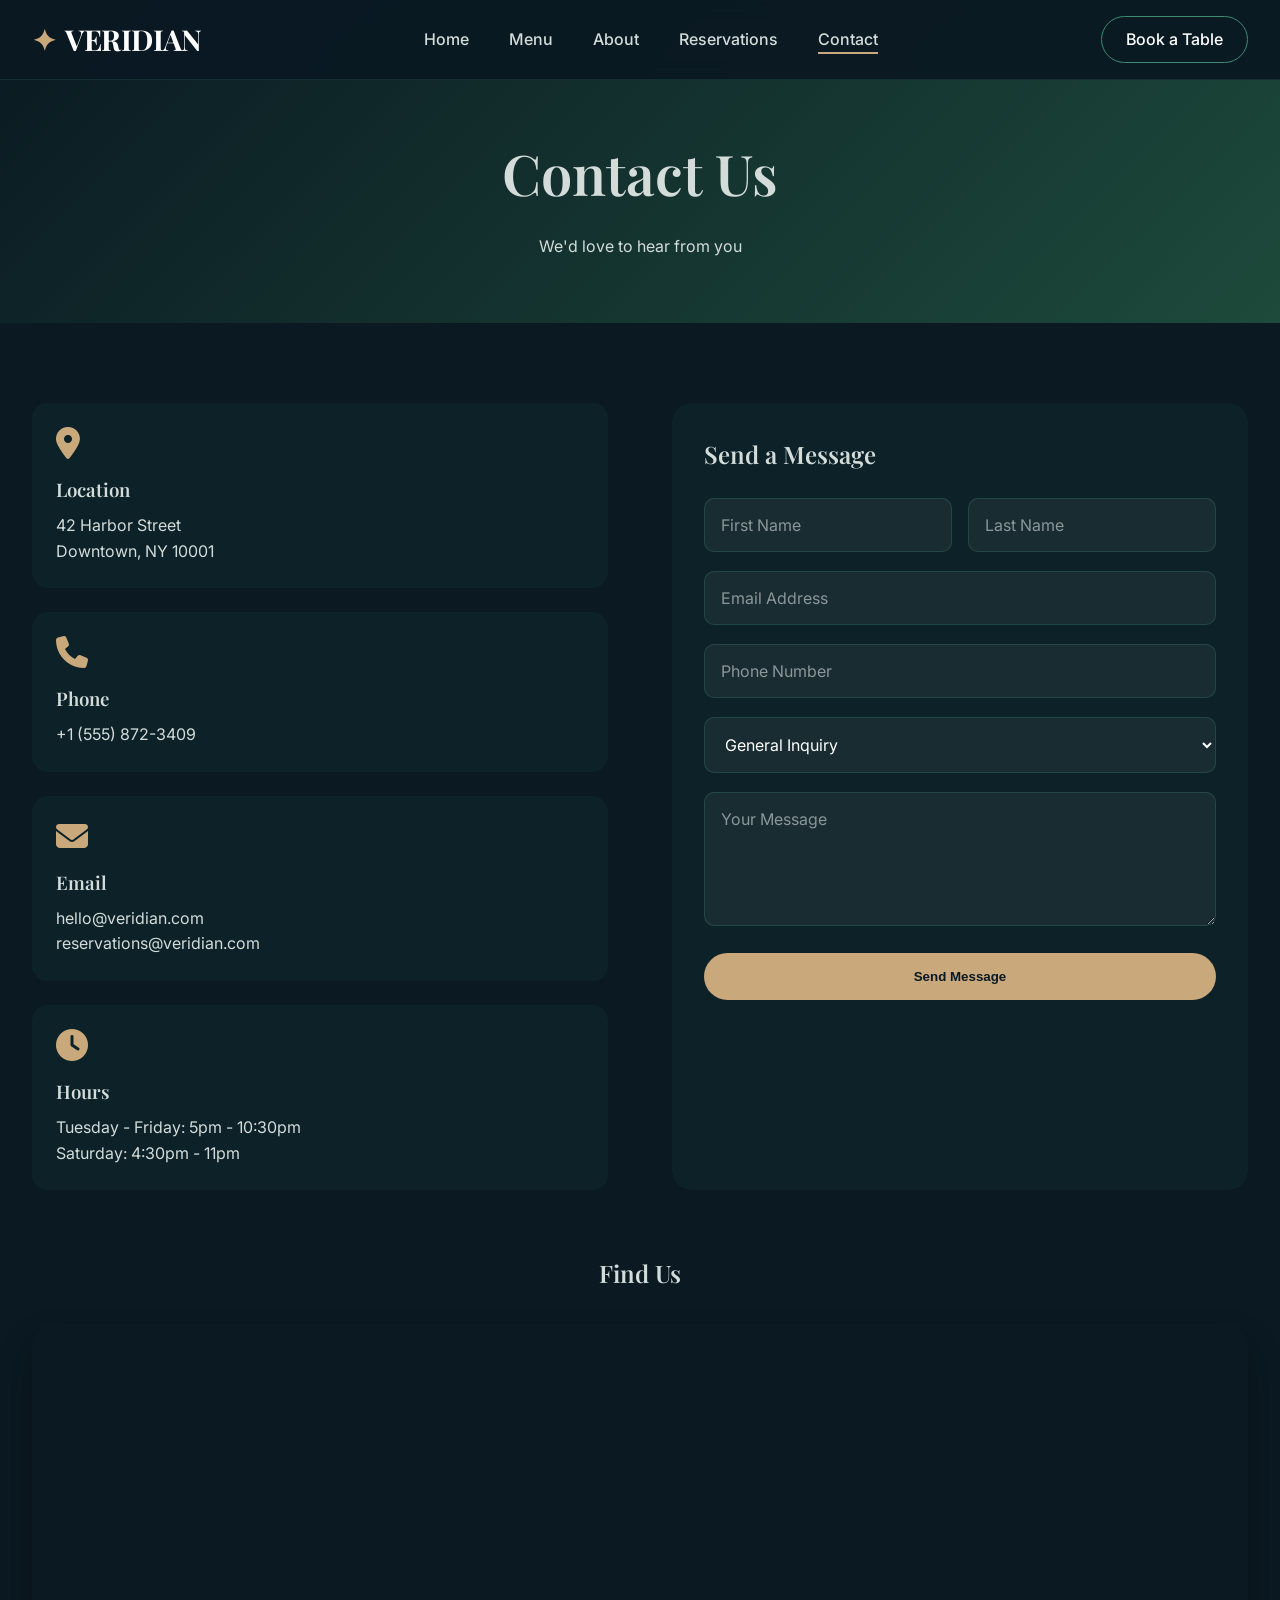
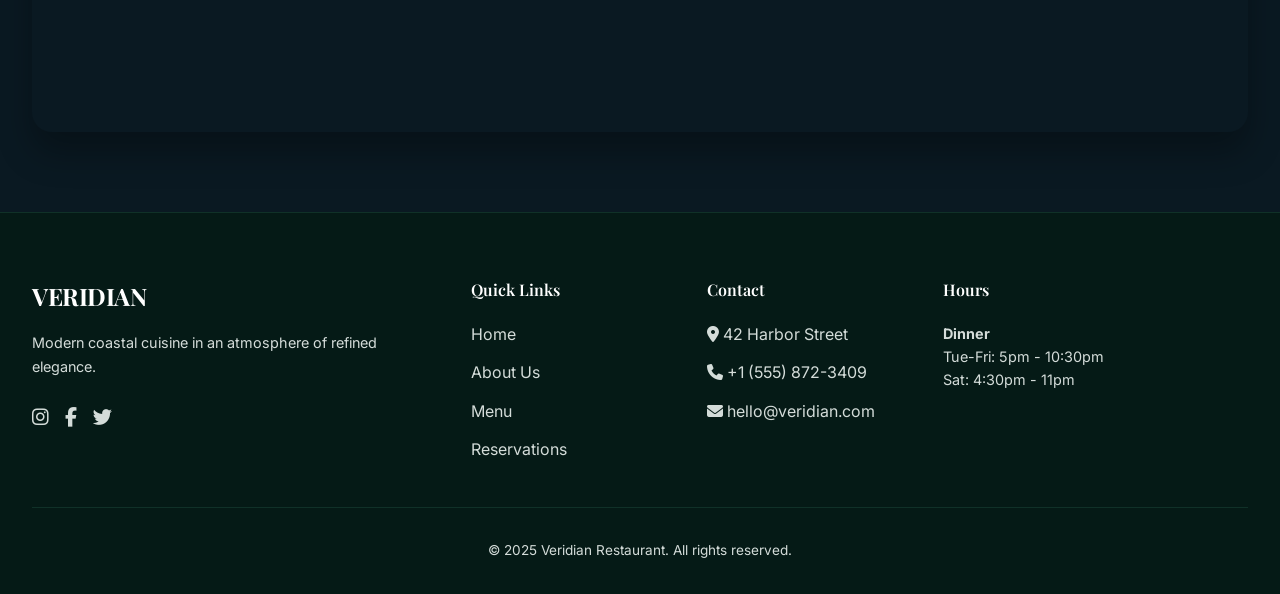
<file: contact.html>
<!DOCTYPE html>
<html lang="en">
<head>
    <meta charset="UTF-8">
    <meta name="viewport" content="width=device-width, initial-scale=1.0">
    <title>Contact | Veridian Restaurant</title>
    <link rel="stylesheet" href="style.css">
    <link href="https://fonts.googleapis.com/css2?family=Inter:opsz,wght@14..32,300;14..32,400;14..32,500;14..32,600;14..32,700&family=Playfair+Display:ital,wght@0,400;0,500;0,600;0,700;1,400&display=swap" rel="stylesheet">
    <link rel="stylesheet" href="https://cdnjs.cloudflare.com/ajax/libs/font-awesome/6.4.0/css/all.min.css">
</head>
<body>
    <nav class="navbar">
        <div class="nav-container">
            <div class="logo">
                <span class="logo-icon">✦</span>
                <span>VERIDIAN</span>
            </div>
            <ul class="nav-menu">
                <li><a href="index.html" class="nav-link">Home</a></li>
                <li><a href="menu.html" class="nav-link">Menu</a></li>
                <li><a href="about.html" class="nav-link">About</a></li>
                <li><a href="reservations.html" class="nav-link">Reservations</a></li>
                <li><a href="contact.html" class="nav-link active">Contact</a></li>
            </ul>
            <a href="reservations.html" class="book-btn">Book a Table</a>
            <div class="hamburger">
                <span></span>
                <span></span>
                <span></span>
            </div>
        </div>
    </nav>

    <section class="page-header">
        <div class="container">
            <h1>Contact Us</h1>
            <p>We'd love to hear from you</p>
        </div>
    </section>

    <section class="contact-page">
        <div class="container">
            <div class="contact-grid-full">
                <div class="contact-info-full">
                    <div class="contact-card">
                        <i class="fas fa-map-marker-alt"></i>
                        <h3>Location</h3>
                        <p>42 Harbor Street<br>Downtown, NY 10001</p>
                    </div>
                    <div class="contact-card">
                        <i class="fas fa-phone"></i>
                        <h3>Phone</h3>
                        <p>+1 (555) 872-3409</p>
                    </div>
                    <div class="contact-card">
                        <i class="fas fa-envelope"></i>
                        <h3>Email</h3>
                        <p>hello@veridian.com<br>reservations@veridian.com</p>
                    </div>
                    <div class="contact-card">
                        <i class="fas fa-clock"></i>
                        <h3>Hours</h3>
                        <p>Tuesday - Friday: 5pm - 10:30pm<br>Saturday: 4:30pm - 11pm</p>
                    </div>
                </div>

                <div class="contact-form-full">
                    <h2>Send a Message</h2>
                    <form id="contactForm">
                        <div class="form-row">
                            <div class="form-group">
                                <input type="text" placeholder="First Name" required>
                            </div>
                            <div class="form-group">
                                <input type="text" placeholder="Last Name" required>
                            </div>
                        </div>
                        <div class="form-group">
                            <input type="email" placeholder="Email Address" required>
                        </div>
                        <div class="form-group">
                            <input type="tel" placeholder="Phone Number">
                        </div>
                        <div class="form-group">
                            <select>
                                <option>General Inquiry</option>
                                <option>Private Events</option>
                                <option>Careers</option>
                                <option>Feedback</option>
                            </select>
                        </div>
                        <div class="form-group">
                            <textarea rows="5" placeholder="Your Message" required></textarea>
                        </div>
                        <button type="submit" class="btn-primary full-width">Send Message</button>
                    </form>
                </div>
            </div>

            <div class="map-section">
                <h2>Find Us</h2>
                <div class="map-placeholder">
                    <iframe src="https://www.google.com/maps/embed?pb=!1m18!1m12!1m3!1d3024.2219901290355!2d-74.00369368400567!3d40.71312937933037!2m3!1f0!2f0!3f0!3m2!1i1024!2i768!4f13.1!3m3!1m2!1s0x89c25a3166c2c8e3%3A0x9b8c7e5a8f9c2d4!2sNew%20York%2C%20NY!5e0!3m2!1sen!2sus!4v1647890567890!5m2!1sen!2sus" width="100%" height="400" style="border:0;" allowfullscreen="" loading="lazy"></iframe>
                </div>
            </div>
        </div>
    </section>

    <footer class="footer">
        <div class="container">
            <div class="footer-grid">
                <div class="footer-brand">
                    <div class="logo">VERIDIAN</div>
                    <p>Modern coastal cuisine in an atmosphere of refined elegance.</p>
                    <div class="social-links">
                        <a href="#"><i class="fab fa-instagram"></i></a>
                        <a href="#"><i class="fab fa-facebook-f"></i></a>
                        <a href="#"><i class="fab fa-twitter"></i></a>
                    </div>
                </div>
                <div class="footer-links">
                    <h4>Quick Links</h4>
                    <ul>
                        <li><a href="index.html">Home</a></li>
                        <li><a href="about.html">About Us</a></li>
                        <li><a href="menu.html">Menu</a></li>
                        <li><a href="reservations.html">Reservations</a></li>
                    </ul>
                </div>
                <div class="footer-links">
                    <h4>Contact</h4>
                    <ul>
                        <li><i class="fas fa-map-marker-alt"></i> 42 Harbor Street</li>
                        <li><i class="fas fa-phone"></i> +1 (555) 872-3409</li>
                        <li><i class="fas fa-envelope"></i> hello@veridian.com</li>
                    </ul>
                </div>
                <div class="footer-hours">
                    <h4>Hours</h4>
                    <p><strong>Dinner</strong><br>Tue-Fri: 5pm - 10:30pm<br>Sat: 4:30pm - 11pm</p>
                </div>
            </div>
            <div class="footer-bottom">
                <p>&copy; 2025 Veridian Restaurant. All rights reserved.</p>
            </div>
        </div>
    </footer>

    <script>
        const hamburger = document.querySelector('.hamburger');
        const navMenu = document.querySelector('.nav-menu');
        
        hamburger.addEventListener('click', () => {
            hamburger.classList.toggle('active');
            navMenu.classList.toggle('active');
        });

        document.getElementById('contactForm').addEventListener('submit', function(e) {
            e.preventDefault();
            alert('Thank you for your message! We will get back to you within 24 hours.');
            this.reset();
        });
    </script>
</body>
</html>
</file>
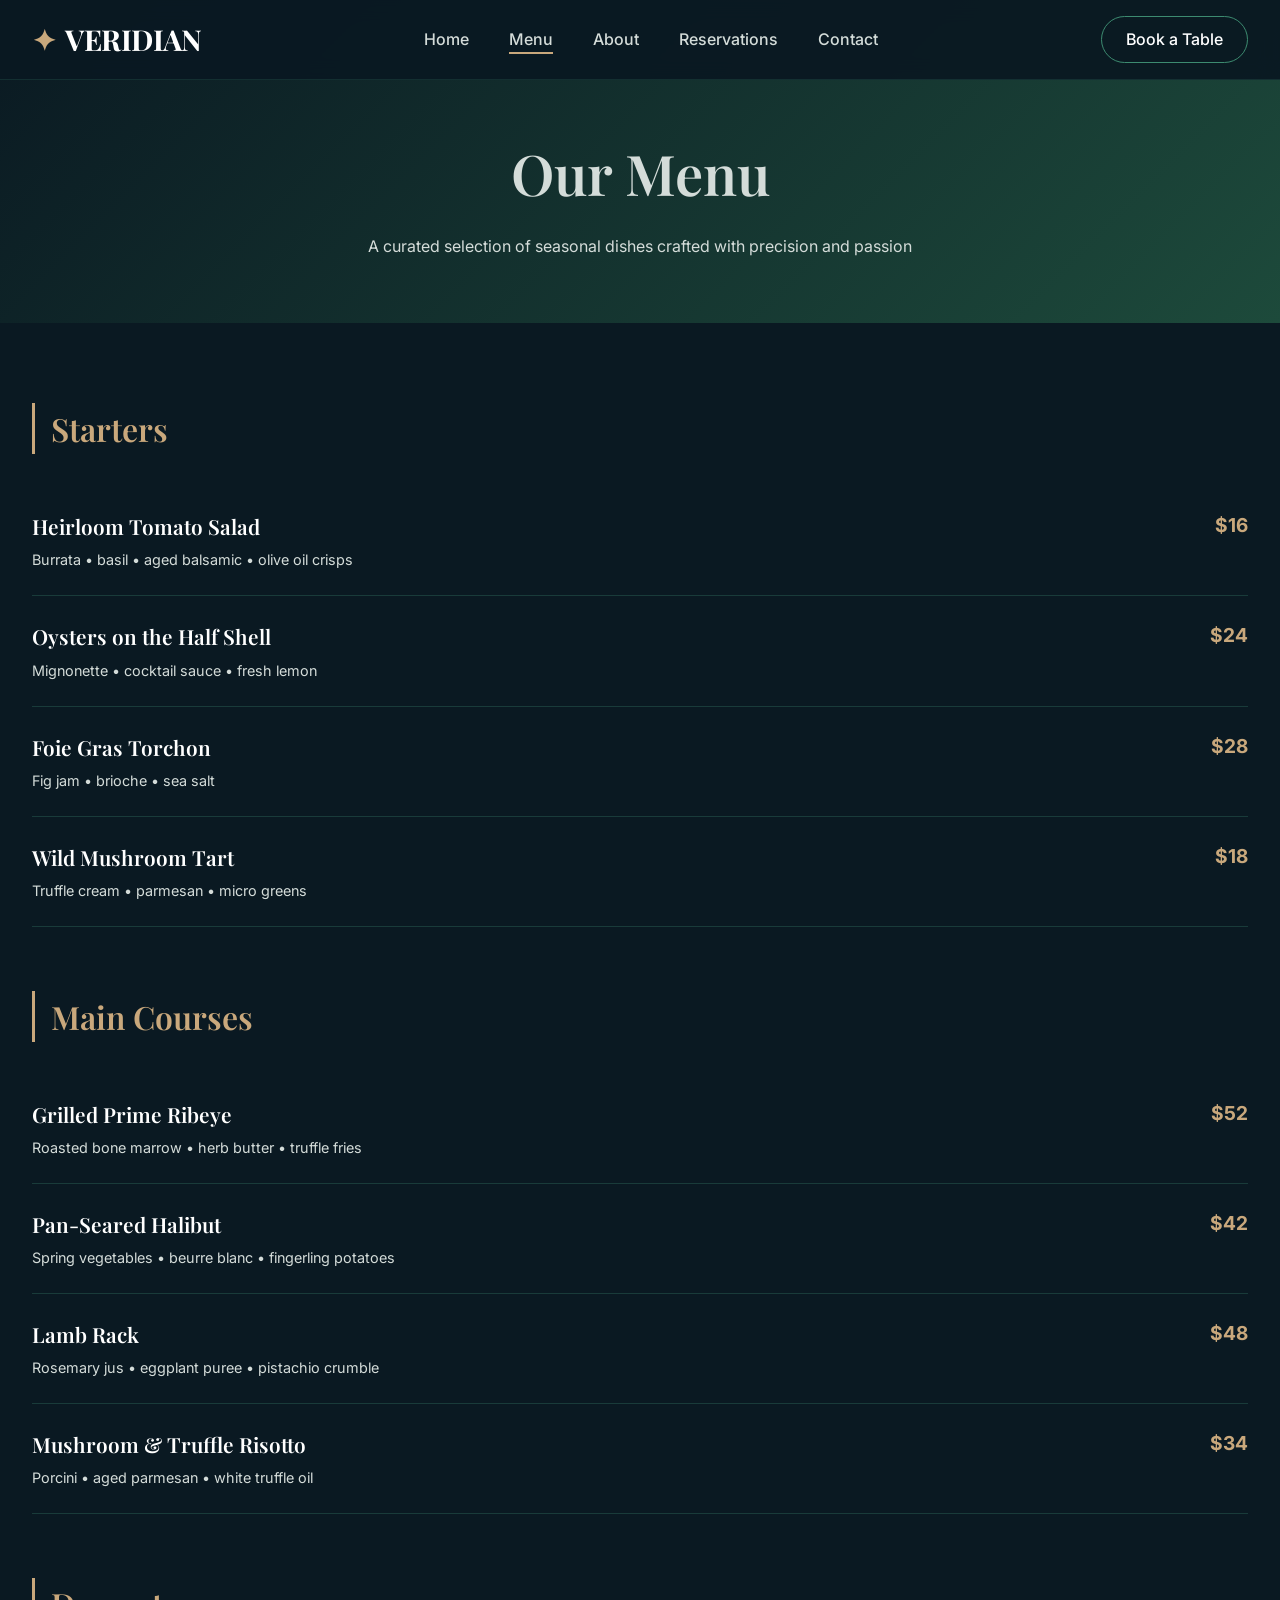
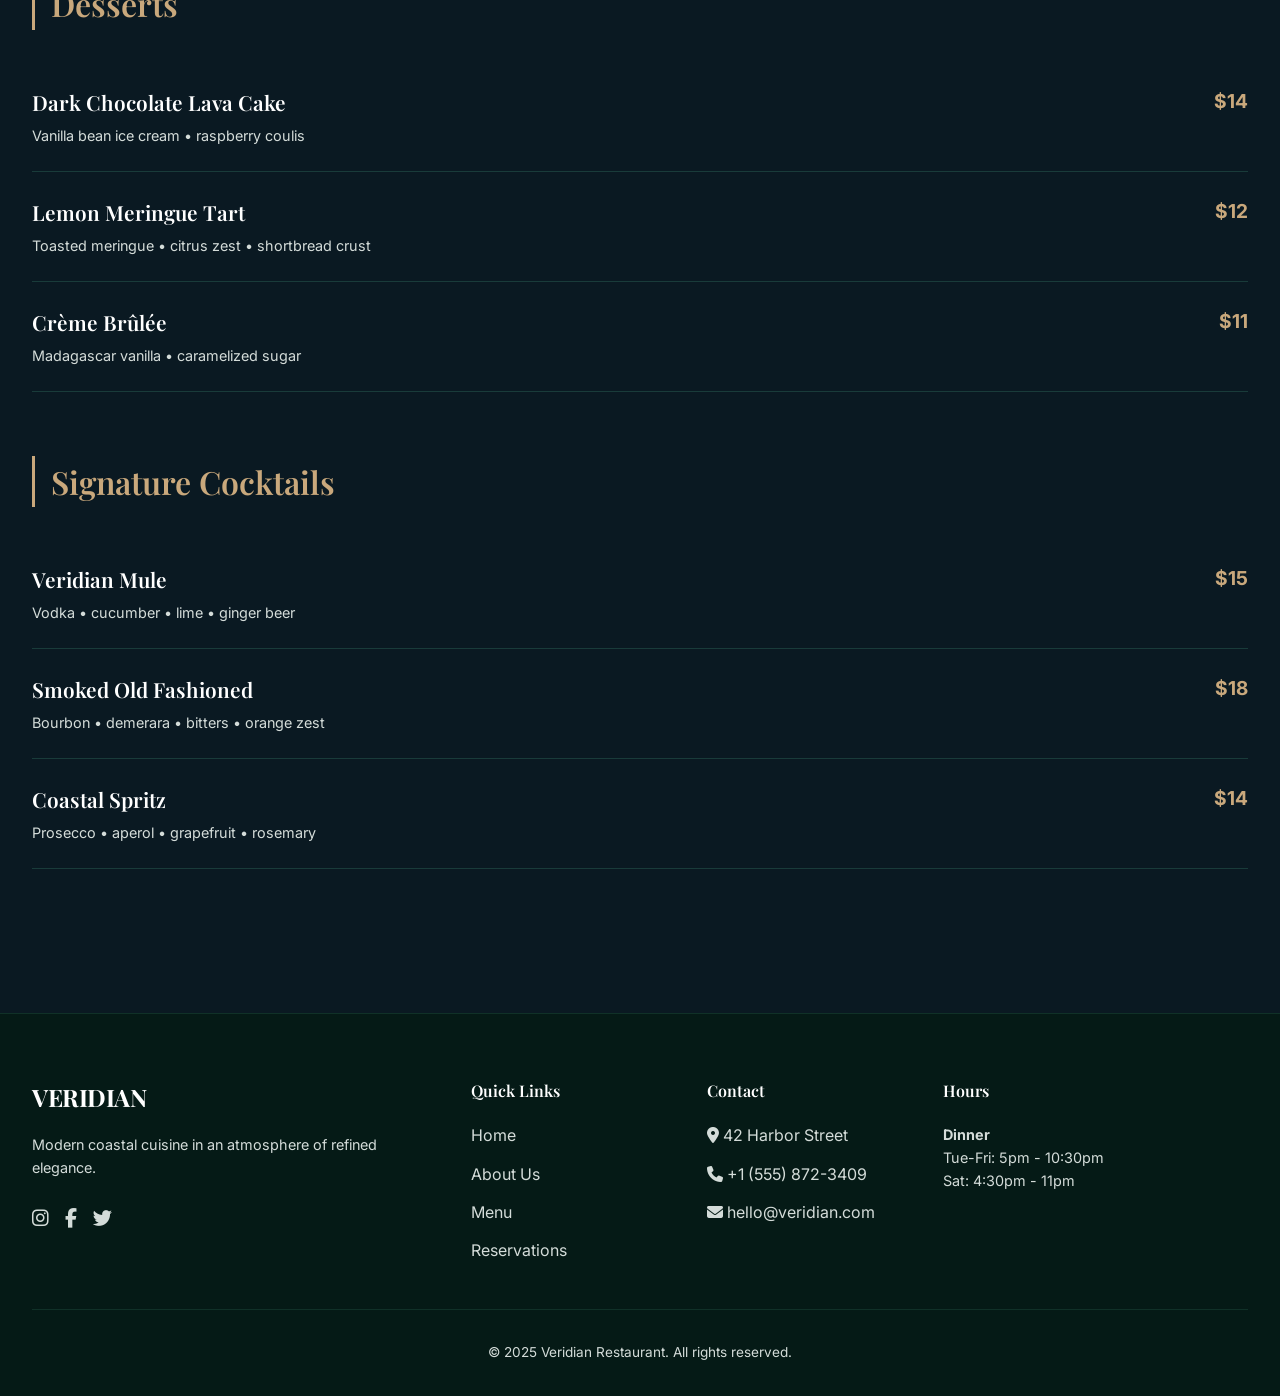
<file: menu.html>
<!DOCTYPE html>
<html lang="en">
<head>
    <meta charset="UTF-8">
    <meta name="viewport" content="width=device-width, initial-scale=1.0">
    <title>Menu | Veridian Restaurant</title>
    <link rel="stylesheet" href="style.css">
    <link href="https://fonts.googleapis.com/css2?family=Inter:opsz,wght@14..32,300;14..32,400;14..32,500;14..32,600;14..32,700&family=Playfair+Display:ital,wght@0,400;0,500;0,600;0,700;1,400&display=swap" rel="stylesheet">
    <link rel="stylesheet" href="https://cdnjs.cloudflare.com/ajax/libs/font-awesome/6.4.0/css/all.min.css">
</head>
<body>
    <nav class="navbar">
        <div class="nav-container">
            <div class="logo">
                <span class="logo-icon">✦</span>
                <span>VERIDIAN</span>
            </div>
            <ul class="nav-menu">
                <li><a href="index.html" class="nav-link">Home</a></li>
                <li><a href="menu.html" class="nav-link active">Menu</a></li>
                <li><a href="about.html" class="nav-link">About</a></li>
                <li><a href="reservations.html" class="nav-link">Reservations</a></li>
                <li><a href="contact.html" class="nav-link">Contact</a></li>
            </ul>
            <a href="reservations.html" class="book-btn">Book a Table</a>
            <div class="hamburger">
                <span></span>
                <span></span>
                <span></span>
            </div>
        </div>
    </nav>

    <section class="page-header">
        <div class="container">
            <h1>Our Menu</h1>
            <p>A curated selection of seasonal dishes crafted with precision and passion</p>
        </div>
    </section>

    <section class="menu-full">
        <div class="container">
            <div class="menu-category">
                <h2>Starters</h2>
                <div class="menu-items">
                    <div class="menu-item-full">
                        <div class="item-info">
                            <h3>Heirloom Tomato Salad</h3>
                            <p>Burrata • basil • aged balsamic • olive oil crisps</p>
                        </div>
                        <div class="item-price">$16</div>
                    </div>
                    <div class="menu-item-full">
                        <div class="item-info">
                            <h3>Oysters on the Half Shell</h3>
                            <p>Mignonette • cocktail sauce • fresh lemon</p>
                        </div>
                        <div class="item-price">$24</div>
                    </div>
                    <div class="menu-item-full">
                        <div class="item-info">
                            <h3>Foie Gras Torchon</h3>
                            <p>Fig jam • brioche • sea salt</p>
                        </div>
                        <div class="item-price">$28</div>
                    </div>
                    <div class="menu-item-full">
                        <div class="item-info">
                            <h3>Wild Mushroom Tart</h3>
                            <p>Truffle cream • parmesan • micro greens</p>
                        </div>
                        <div class="item-price">$18</div>
                    </div>
                </div>
            </div>

            <div class="menu-category">
                <h2>Main Courses</h2>
                <div class="menu-items">
                    <div class="menu-item-full">
                        <div class="item-info">
                            <h3>Grilled Prime Ribeye</h3>
                            <p>Roasted bone marrow • herb butter • truffle fries</p>
                        </div>
                        <div class="item-price">$52</div>
                    </div>
                    <div class="menu-item-full">
                        <div class="item-info">
                            <h3>Pan-Seared Halibut</h3>
                            <p>Spring vegetables • beurre blanc • fingerling potatoes</p>
                        </div>
                        <div class="item-price">$42</div>
                    </div>
                    <div class="menu-item-full">
                        <div class="item-info">
                            <h3>Lamb Rack</h3>
                            <p>Rosemary jus • eggplant puree • pistachio crumble</p>
                        </div>
                        <div class="item-price">$48</div>
                    </div>
                    <div class="menu-item-full">
                        <div class="item-info">
                            <h3>Mushroom & Truffle Risotto</h3>
                            <p>Porcini • aged parmesan • white truffle oil</p>
                        </div>
                        <div class="item-price">$34</div>
                    </div>
                </div>
            </div>

            <div class="menu-category">
                <h2>Desserts</h2>
                <div class="menu-items">
                    <div class="menu-item-full">
                        <div class="item-info">
                            <h3>Dark Chocolate Lava Cake</h3>
                            <p>Vanilla bean ice cream • raspberry coulis</p>
                        </div>
                        <div class="item-price">$14</div>
                    </div>
                    <div class="menu-item-full">
                        <div class="item-info">
                            <h3>Lemon Meringue Tart</h3>
                            <p>Toasted meringue • citrus zest • shortbread crust</p>
                        </div>
                        <div class="item-price">$12</div>
                    </div>
                    <div class="menu-item-full">
                        <div class="item-info">
                            <h3>Crème Brûlée</h3>
                            <p>Madagascar vanilla • caramelized sugar</p>
                        </div>
                        <div class="item-price">$11</div>
                    </div>
                </div>
            </div>

            <div class="menu-category">
                <h2>Signature Cocktails</h2>
                <div class="menu-items">
                    <div class="menu-item-full">
                        <div class="item-info">
                            <h3>Veridian Mule</h3>
                            <p>Vodka • cucumber • lime • ginger beer</p>
                        </div>
                        <div class="item-price">$15</div>
                    </div>
                    <div class="menu-item-full">
                        <div class="item-info">
                            <h3>Smoked Old Fashioned</h3>
                            <p>Bourbon • demerara • bitters • orange zest</p>
                        </div>
                        <div class="item-price">$18</div>
                    </div>
                    <div class="menu-item-full">
                        <div class="item-info">
                            <h3>Coastal Spritz</h3>
                            <p>Prosecco • aperol • grapefruit • rosemary</p>
                        </div>
                        <div class="item-price">$14</div>
                    </div>
                </div>
            </div>
        </div>
    </section>

    <footer class="footer">
        <div class="container">
            <div class="footer-grid">
                <div class="footer-brand">
                    <div class="logo">VERIDIAN</div>
                    <p>Modern coastal cuisine in an atmosphere of refined elegance.</p>
                    <div class="social-links">
                        <a href="#"><i class="fab fa-instagram"></i></a>
                        <a href="#"><i class="fab fa-facebook-f"></i></a>
                        <a href="#"><i class="fab fa-twitter"></i></a>
                    </div>
                </div>
                <div class="footer-links">
                    <h4>Quick Links</h4>
                    <ul>
                        <li><a href="index.html">Home</a></li>
                        <li><a href="about.html">About Us</a></li>
                        <li><a href="menu.html">Menu</a></li>
                        <li><a href="reservations.html">Reservations</a></li>
                    </ul>
                </div>
                <div class="footer-links">
                    <h4>Contact</h4>
                    <ul>
                        <li><i class="fas fa-map-marker-alt"></i> 42 Harbor Street</li>
                        <li><i class="fas fa-phone"></i> +1 (555) 872-3409</li>
                        <li><i class="fas fa-envelope"></i> hello@veridian.com</li>
                    </ul>
                </div>
                <div class="footer-hours">
                    <h4>Hours</h4>
                    <p><strong>Dinner</strong><br>Tue-Fri: 5pm - 10:30pm<br>Sat: 4:30pm - 11pm</p>
                </div>
            </div>
            <div class="footer-bottom">
                <p>&copy; 2025 Veridian Restaurant. All rights reserved.</p>
            </div>
        </div>
    </footer>

    <script>
        const hamburger = document.querySelector('.hamburger');
        const navMenu = document.querySelector('.nav-menu');
        
        hamburger.addEventListener('click', () => {
            hamburger.classList.toggle('active');
            navMenu.classList.toggle('active');
        });
    </script>
</body>
</html>
</file>
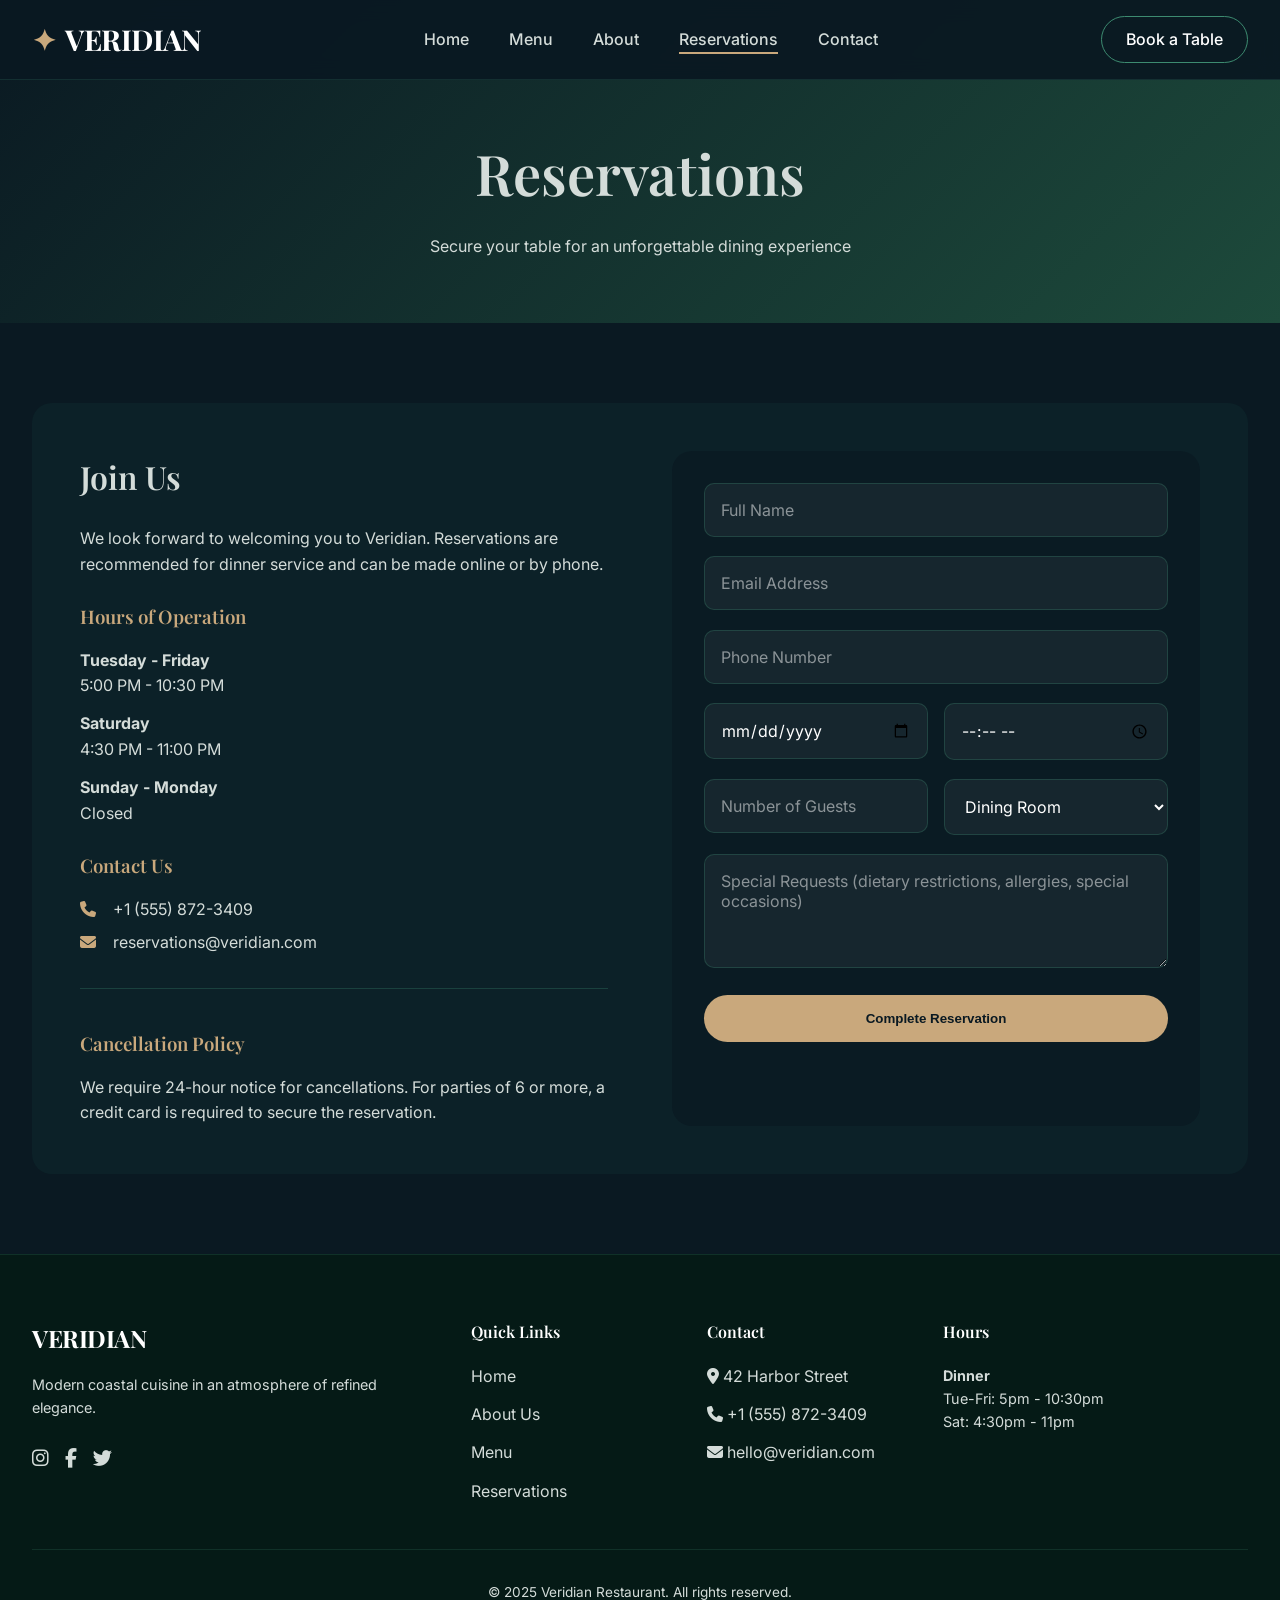
<file: reservations.html>
<!DOCTYPE html>
<html lang="en">
<head>
    <meta charset="UTF-8">
    <meta name="viewport" content="width=device-width, initial-scale=1.0">
    <title>Reservations | Veridian Restaurant</title>
    <link rel="stylesheet" href="style.css">
    <link href="https://fonts.googleapis.com/css2?family=Inter:opsz,wght@14..32,300;14..32,400;14..32,500;14..32,600;14..32,700&family=Playfair+Display:ital,wght@0,400;0,500;0,600;0,700;1,400&display=swap" rel="stylesheet">
    <link rel="stylesheet" href="https://cdnjs.cloudflare.com/ajax/libs/font-awesome/6.4.0/css/all.min.css">
</head>
<body>
    <nav class="navbar">
        <div class="nav-container">
            <div class="logo">
                <span class="logo-icon">✦</span>
                <span>VERIDIAN</span>
            </div>
            <ul class="nav-menu">
                <li><a href="index.html" class="nav-link">Home</a></li>
                <li><a href="menu.html" class="nav-link">Menu</a></li>
                <li><a href="about.html" class="nav-link">About</a></li>
                <li><a href="reservations.html" class="nav-link active">Reservations</a></li>
                <li><a href="contact.html" class="nav-link">Contact</a></li>
            </ul>
            <a href="reservations.html" class="book-btn">Book a Table</a>
            <div class="hamburger">
                <span></span>
                <span></span>
                <span></span>
            </div>
        </div>
    </nav>

    <section class="page-header">
        <div class="container">
            <h1>Reservations</h1>
            <p>Secure your table for an unforgettable dining experience</p>
        </div>
    </section>

    <section class="reservation-page">
        <div class="container">
            <div class="reservation-wrapper-full">
                <div class="reservation-info-full">
                    <h2>Join Us</h2>
                    <p>We look forward to welcoming you to Veridian. Reservations are recommended for dinner service and can be made online or by phone.</p>
                    
                    <div class="hours-full">
                        <h3>Hours of Operation</h3>
                        <div class="hours-list">
                            <div><strong>Tuesday - Friday</strong><br>5:00 PM - 10:30 PM</div>
                            <div><strong>Saturday</strong><br>4:30 PM - 11:00 PM</div>
                            <div><strong>Sunday - Monday</strong><br>Closed</div>
                        </div>
                    </div>

                    <div class="contact-full">
                        <h3>Contact Us</h3>
                        <p><i class="fas fa-phone"></i> +1 (555) 872-3409</p>
                        <p><i class="fas fa-envelope"></i> reservations@veridian.com</p>
                    </div>

                    <div class="policy">
                        <h3>Cancellation Policy</h3>
                        <p>We require 24-hour notice for cancellations. For parties of 6 or more, a credit card is required to secure the reservation.</p>
                    </div>
                </div>

                <div class="reservation-form-full">
                    <form id="reservationForm">
                        <div class="form-group">
                            <input type="text" placeholder="Full Name" required>
                        </div>
                        <div class="form-group">
                            <input type="email" placeholder="Email Address" required>
                        </div>
                        <div class="form-group">
                            <input type="tel" placeholder="Phone Number" required>
                        </div>
                        <div class="form-row">
                            <div class="form-group">
                                <input type="date" placeholder="Date" required>
                            </div>
                            <div class="form-group">
                                <input type="time" placeholder="Time" required>
                            </div>
                        </div>
                        <div class="form-row">
                            <div class="form-group">
                                <input type="number" placeholder="Number of Guests" min="1" max="12" required>
                            </div>
                            <div class="form-group">
                                <select>
                                    <option>Dining Room</option>
                                    <option>Chef's Table</option>
                                    <option>Private Lounge</option>
                                    <option>Outdoor Terrace</option>
                                </select>
                            </div>
                        </div>
                        <div class="form-group">
                            <textarea rows="4" placeholder="Special Requests (dietary restrictions, allergies, special occasions)"></textarea>
                        </div>
                        <button type="submit" class="btn-primary full-width">Complete Reservation</button>
                    </form>
                </div>
            </div>
        </div>
    </section>

    <footer class="footer">
        <div class="container">
            <div class="footer-grid">
                <div class="footer-brand">
                    <div class="logo">VERIDIAN</div>
                    <p>Modern coastal cuisine in an atmosphere of refined elegance.</p>
                    <div class="social-links">
                        <a href="#"><i class="fab fa-instagram"></i></a>
                        <a href="#"><i class="fab fa-facebook-f"></i></a>
                        <a href="#"><i class="fab fa-twitter"></i></a>
                    </div>
                </div>
                <div class="footer-links">
                    <h4>Quick Links</h4>
                    <ul>
                        <li><a href="index.html">Home</a></li>
                        <li><a href="about.html">About Us</a></li>
                        <li><a href="menu.html">Menu</a></li>
                        <li><a href="reservations.html">Reservations</a></li>
                    </ul>
                </div>
                <div class="footer-links">
                    <h4>Contact</h4>
                    <ul>
                        <li><i class="fas fa-map-marker-alt"></i> 42 Harbor Street</li>
                        <li><i class="fas fa-phone"></i> +1 (555) 872-3409</li>
                        <li><i class="fas fa-envelope"></i> hello@veridian.com</li>
                    </ul>
                </div>
                <div class="footer-hours">
                    <h4>Hours</h4>
                    <p><strong>Dinner</strong><br>Tue-Fri: 5pm - 10:30pm<br>Sat: 4:30pm - 11pm</p>
                </div>
            </div>
            <div class="footer-bottom">
                <p>&copy; 2025 Veridian Restaurant. All rights reserved.</p>
            </div>
        </div>
    </footer>

    <script>
        const hamburger = document.querySelector('.hamburger');
        const navMenu = document.querySelector('.nav-menu');
        
        hamburger.addEventListener('click', () => {
            hamburger.classList.toggle('active');
            navMenu.classList.toggle('active');
        });

        document.getElementById('reservationForm').addEventListener('submit', function(e) {
            e.preventDefault();
            alert('Thank you for your reservation! We will confirm your booking shortly.');
            this.reset();
        });
    </script>
</body>
</html>
</file>
<file: style.css>
/* ========== RESET & VARIABLES ========== */
* {
    margin: 0;
    padding: 0;
    box-sizing: border-box;
}

:root {
    --navy-dark: #0A1922;
    --navy-deep: #0F2A2F;
    --emerald-dark: #1D4A3B;
    --emerald-primary: #2A6B55;
    --emerald-light: #3D8B70;
    --gold-accent: #C9A87C;
    --cream: #F5F0E6;
    --white: #FFFFFF;
    --gray-light: #E8E6E1;
    --text-light: #D4DCD9;
    --transition: all 0.4s cubic-bezier(0.2, 0.9, 0.4, 1.1);
}

html {
    scroll-behavior: smooth;
}

body {
    font-family: 'Inter', sans-serif;
    background-color: var(--navy-dark);
    color: var(--text-light);
    line-height: 1.6;
    overflow-x: hidden;
}

.container {
    max-width: 1280px;
    margin: 0 auto;
    padding: 0 2rem;
}

section {
    padding: 5rem 0;
}

/* ========== TYPOGRAPHY ========== */
h1, h2, h3, h4, .logo {
    font-family: 'Playfair Display', serif;
    font-weight: 600;
}

.section-tag {
    display: inline-block;
    font-size: 0.85rem;
    text-transform: uppercase;
    letter-spacing: 3px;
    color: var(--gold-accent);
    margin-bottom: 1rem;
    font-weight: 500;
}

.section-title {
    font-size: 3rem;
    line-height: 1.2;
    margin-bottom: 1.5rem;
    color: var(--white);
}

.section-subtitle {
    font-size: 1.1rem;
    color: var(--text-light);
    max-width: 600px;
    margin: 0 auto;
}

/* ========== NAVIGATION ========== */
.navbar {
    position: fixed;
    top: 0;
    width: 100%;
    background: rgba(10, 25, 34, 0.95);
    backdrop-filter: blur(10px);
    z-index: 1000;
    padding: 1rem 0;
    border-bottom: 1px solid rgba(61, 139, 112, 0.2);
    transition: var(--transition);
}

.nav-container {
    max-width: 1280px;
    margin: 0 auto;
    padding: 0 2rem;
    display: flex;
    justify-content: space-between;
    align-items: center;
}

.logo {
    font-size: 1.8rem;
    font-weight: 700;
    letter-spacing: -0.5px;
    color: var(--white);
}

.logo-icon {
    color: var(--gold-accent);
    margin-right: 4px;
}

.nav-menu {
    display: flex;
    gap: 2.5rem;
    list-style: none;
}

.nav-link {
    text-decoration: none;
    color: var(--text-light);
    font-weight: 500;
    transition: var(--transition);
    position: relative;
}

.nav-link::after {
    content: '';
    position: absolute;
    bottom: -5px;
    left: 0;
    width: 0;
    height: 2px;
    background: var(--gold-accent);
    transition: width 0.3s ease;
}

.nav-link:hover::after,
.nav-link.active::after {
    width: 100%;
}

.nav-link:hover {
    color: var(--white);
}

.book-btn {
    background: transparent;
    border: 1.5px solid var(--emerald-light);
    color: var(--white);
    padding: 0.6rem 1.5rem;
    border-radius: 50px;
    cursor: pointer;
    font-weight: 500;
    transition: var(--transition);
    text-decoration: none;
    display: inline-block;
}

.book-btn:hover {
    background: var(--emerald-light);
    border-color: var(--emerald-light);
    transform: translateY(-2px);
}

.hamburger {
    display: none;
    flex-direction: column;
    cursor: pointer;
}

.hamburger span {
    width: 25px;
    height: 2px;
    background: var(--white);
    margin: 3px 0;
    transition: 0.3s;
}

/* ========== HERO SECTION ========== */
.hero {
    position: relative;
    height: 100vh;
    min-height: 700px;
    display: flex;
    align-items: center;
    justify-content: center;
    text-align: center;
    overflow: hidden;
    background: linear-gradient(135deg, var(--navy-dark), var(--emerald-dark));
}

.hero-overlay {
    position: absolute;
    top: 0;
    left: 0;
    width: 100%;
    height: 100%;
    background: linear-gradient(135deg, rgba(10, 25, 34, 0.85), rgba(29, 74, 59, 0.75));
    z-index: 1;
}

.hero::before {
    content: '';
    position: absolute;
    top: 0;
    left: 0;
    width: 100%;
    height: 100%;
    background-image: url('https://images.unsplash.com/photo-1517248135467-4c7edcad34c4?w=1600&h=900&fit=crop');
    background-size: cover;
    background-position: center;
    filter: brightness(0.4);
    z-index: 0;
    animation: slowZoom 20s ease-in-out infinite;
}

@keyframes slowZoom {
    0%, 100% { transform: scale(1); }
    50% { transform: scale(1.05); }
}

.hero-content {
    position: relative;
    z-index: 2;
    max-width: 800px;
    padding: 0 2rem;
    animation: fadeUp 1s ease-out;
}

@keyframes fadeUp {
    from {
        opacity: 0;
        transform: translateY(40px);
    }
    to {
        opacity: 1;
        transform: translateY(0);
    }
}

.hero-badge {
    display: inline-block;
    background: rgba(201, 168, 124, 0.2);
    backdrop-filter: blur(5px);
    padding: 0.5rem 1.2rem;
    border-radius: 50px;
    font-size: 0.85rem;
    letter-spacing: 2px;
    margin-bottom: 1.5rem;
    border: 1px solid var(--gold-accent);
}

.hero-title {
    font-size: 4.5rem;
    line-height: 1.1;
    margin-bottom: 1.5rem;
    color: var(--white);
}

.hero-subtitle {
    font-size: 1.2rem;
    margin-bottom: 2.5rem;
    opacity: 0.9;
}

.hero-buttons {
    display: flex;
    gap: 1.5rem;
    justify-content: center;
    flex-wrap: wrap;
}

.btn-primary {
    background: var(--gold-accent);
    color: var(--navy-dark);
    padding: 1rem 2.5rem;
    border-radius: 50px;
    text-decoration: none;
    font-weight: 600;
    transition: var(--transition);
    display: inline-block;
    border: none;
    cursor: pointer;
}

.btn-primary:hover {
    background: #b89464;
    transform: translateY(-3px);
    box-shadow: 0 10px 25px rgba(0, 0, 0, 0.2);
}

.btn-secondary {
    background: transparent;
    border: 2px solid var(--white);
    color: var(--white);
    padding: 1rem 2.5rem;
    border-radius: 50px;
    text-decoration: none;
    font-weight: 600;
    transition: var(--transition);
    display: inline-block;
}

.btn-secondary:hover {
    background: var(--white);
    color: var(--navy-dark);
    transform: translateY(-3px);
}

.btn-outline {
    background: transparent;
    border: 2px solid var(--gold-accent);
    color: var(--gold-accent);
    padding: 0.8rem 2rem;
    border-radius: 50px;
    text-decoration: none;
    font-weight: 600;
    transition: var(--transition);
    display: inline-flex;
    align-items: center;
    gap: 0.5rem;
}

.btn-outline:hover {
    background: var(--gold-accent);
    color: var(--navy-dark);
    gap: 0.8rem;
}

.full-width {
    width: 100%;
}

.hero-scroll {
    position: absolute;
    bottom: 2rem;
    left: 50%;
    transform: translateX(-50%);
    z-index: 2;
    text-align: center;
    font-size: 0.8rem;
    display: flex;
    flex-direction: column;
    gap: 0.5rem;
    animation: bounce 2s infinite;
}

@keyframes bounce {
    0%, 100% { transform: translateX(-50%) translateY(0); }
    50% { transform: translateX(-50%) translateY(10px); }
}

/* ========== FEATURED DISHES ========== */
.featured {
    background: linear-gradient(180deg, var(--navy-dark), var(--navy-deep));
}

.section-header {
    text-align: center;
    margin-bottom: 3rem;
}

.featured-grid {
    display: grid;
    grid-template-columns: repeat(auto-fit, minmax(320px, 1fr));
    gap: 2rem;
    margin-bottom: 3rem;
}

.featured-card {
    background: rgba(15, 42, 47, 0.6);
    border-radius: 20px;
    overflow: hidden;
    transition: var(--transition);
    backdrop-filter: blur(5px);
    border: 1px solid rgba(61, 139, 112, 0.3);
}

.featured-card:hover {
    transform: translateY(-10px);
    border-color: var(--gold-accent);
    box-shadow: 0 20px 35px rgba(0, 0, 0, 0.3);
}

.card-image {
    position: relative;
    height: 280px;
    overflow: hidden;
}

.card-image img {
    width: 100%;
    height: 100%;
    object-fit: cover;
    transition: transform 0.6s ease;
}

.featured-card:hover .card-image img {
    transform: scale(1.05);
}

.card-overlay {
    position: absolute;
    top: 0;
    left: 0;
    width: 100%;
    height: 100%;
    background: linear-gradient(to bottom, transparent, rgba(0, 0, 0, 0.7));
}

.card-content {
    padding: 1.5rem;
}

.card-content h3 {
    font-size: 1.5rem;
    margin-bottom: 0.5rem;
    color: var(--white);
}

.card-content p {
    font-size: 0.9rem;
    margin-bottom: 1rem;
    color: var(--text-light);
}

.card-price {
    font-size: 1.3rem;
    font-weight: 700;
    color: var(--gold-accent);
}

.menu-btn-wrap {
    text-align: center;
}

/* ========== NEWSLETTER ========== */
.newsletter {
    background: linear-gradient(135deg, var(--emerald-dark), var(--navy-deep));
    text-align: center;
}

.newsletter-wrapper {
    max-width: 600px;
    margin: 0 auto;
}

.newsletter-wrapper h3 {
    font-size: 2rem;
    margin-bottom: 1rem;
}

.newsletter-form {
    display: flex;
    gap: 1rem;
    margin-top: 2rem;
    flex-wrap: wrap;
    justify-content: center;
}

.newsletter-form input {
    flex: 1;
    min-width: 250px;
    padding: 1rem 1.5rem;
    border: none;
    border-radius: 50px;
    background: rgba(255, 255, 255, 0.1);
    color: var(--white);
    font-size: 1rem;
}

.newsletter-form input::placeholder {
    color: rgba(255, 255, 255, 0.6);
}

.newsletter-form button {
    padding: 1rem 2rem;
    background: var(--gold-accent);
    border: none;
    border-radius: 50px;
    color: var(--navy-dark);
    font-weight: 600;
    cursor: pointer;
    transition: var(--transition);
}

.newsletter-form button:hover {
    background: #b89464;
    transform: translateY(-2px);
}

/* ========== PAGE HEADER ========== */
.page-header {
    background: linear-gradient(135deg, var(--navy-dark), var(--emerald-dark));
    padding: 8rem 0 4rem;
    text-align: center;
}

.page-header h1 {
    font-size: 3.5rem;
    margin-bottom: 1rem;
}

/* ========== MENU PAGE ========== */
.menu-full {
    background: var(--navy-dark);
}

.menu-category {
    margin-bottom: 4rem;
}

.menu-category h2 {
    font-size: 2rem;
    margin-bottom: 2rem;
    color: var(--gold-accent);
    border-left: 3px solid var(--gold-accent);
    padding-left: 1rem;
}

.menu-item-full {
    display: flex;
    justify-content: space-between;
    align-items: flex-start;
    padding: 1.5rem 0;
    border-bottom: 1px solid rgba(61, 139, 112, 0.3);
    transition: var(--transition);
}

.menu-item-full:hover {
    transform: translateX(10px);
    border-bottom-color: var(--gold-accent);
}

.item-info h3 {
    font-size: 1.3rem;
    margin-bottom: 0.3rem;
    color: var(--white);
}

.item-info p {
    font-size: 0.9rem;
    color: var(--text-light);
}

.item-price {
    font-size: 1.2rem;
    font-weight: 700;
    color: var(--gold-accent);
}

/* ========== ABOUT PAGE ========== */
.about-grid-full {
    display: grid;
    grid-template-columns: 1fr 1fr;
    gap: 4rem;
    margin-bottom: 5rem;
    align-items: center;
}

.about-image-large img {
    width: 100%;
    border-radius: 20px;
    box-shadow: 0 20px 35px rgba(0, 0, 0, 0.3);
}

.about-text-large h2 {
    font-size: 2.5rem;
    margin-bottom: 1.5rem;
}

.about-text-large p {
    margin-bottom: 1rem;
}

.chef-section {
    display: grid;
    grid-template-columns: 1fr 1fr;
    gap: 4rem;
    margin-bottom: 5rem;
    background: rgba(15, 42, 47, 0.5);
    border-radius: 20px;
    padding: 3rem;
}

.chef-image img {
    width: 100%;
    border-radius: 20px;
    box-shadow: 0 20px 35px rgba(0, 0, 0, 0.3);
}

.chef-info h2 {
    font-size: 2rem;
    margin-bottom: 0.5rem;
}

.chef-info h3 {
    font-size: 1.5rem;
    color: var(--gold-accent);
    margin-bottom: 1.5rem;
}

.chef-info p {
    margin-bottom: 1rem;
}

.chef-signature {
    margin-top: 2rem;
    font-style: italic;
    color: var(--gold-accent);
}

.values-section {
    text-align: center;
}

.values-section h2 {
    font-size: 2.5rem;
    margin-bottom: 3rem;
}

.values-grid {
    display: grid;
    grid-template-columns: repeat(auto-fit, minmax(280px, 1fr));
    gap: 2rem;
}

.value-card {
    padding: 2rem;
    background: rgba(15, 42, 47, 0.5);
    border-radius: 20px;
    transition: var(--transition);
    border: 1px solid rgba(61, 139, 112, 0.3);
}

.value-card:hover {
    transform: translateY(-10px);
    border-color: var(--gold-accent);
}

.value-card i {
    font-size: 2.5rem;
    color: var(--gold-accent);
    margin-bottom: 1rem;
}

.value-card h3 {
    font-size: 1.3rem;
    margin-bottom: 1rem;
}

/* ========== RESERVATIONS PAGE ========== */
.reservation-wrapper-full {
    display: grid;
    grid-template-columns: 1fr 1fr;
    gap: 4rem;
    background: rgba(15, 42, 47, 0.5);
    border-radius: 20px;
    padding: 3rem;
}

.reservation-info-full h2 {
    font-size: 2rem;
    margin-bottom: 1.5rem;
}

.reservation-info-full h3 {
    margin: 1.5rem 0 1rem;
    color: var(--gold-accent);
}

.hours-list {
    display: flex;
    flex-direction: column;
    gap: 0.8rem;
}

.contact-full p {
    margin: 0.5rem 0;
}

.contact-full i {
    color: var(--gold-accent);
    margin-right: 0.8rem;
}

.policy {
    margin-top: 2rem;
    padding-top: 1rem;
    border-top: 1px solid rgba(61, 139, 112, 0.3);
}

.reservation-form-full {
    background: rgba(10, 25, 34, 0.8);
    padding: 2rem;
    border-radius: 20px;
}

/* ========== CONTACT PAGE ========== */
.contact-grid-full {
    display: grid;
    grid-template-columns: 1fr 1fr;
    gap: 4rem;
    margin-bottom: 4rem;
}

.contact-info-full {
    display: grid;
    grid-template-columns: 1fr;
    gap: 1.5rem;
}

.contact-card {
    padding: 1.5rem;
    background: rgba(15, 42, 47, 0.5);
    border-radius: 15px;
    transition: var(--transition);
}

.contact-card:hover {
    transform: translateX(10px);
    background: rgba(61, 139, 112, 0.2);
}

.contact-card i {
    font-size: 2rem;
    color: var(--gold-accent);
    margin-bottom: 1rem;
}

.contact-card h3 {
    margin-bottom: 0.5rem;
}

.contact-form-full {
    background: rgba(15, 42, 47, 0.5);
    padding: 2rem;
    border-radius: 20px;
}

.contact-form-full h2 {
    margin-bottom: 1.5rem;
}

.map-section {
    margin-top: 3rem;
}

.map-section h2 {
    text-align: center;
    margin-bottom: 2rem;
}

.map-placeholder {
    border-radius: 20px;
    overflow: hidden;
    box-shadow: 0 20px 35px rgba(0, 0, 0, 0.3);
}

/* ========== FORM STYLES ========== */
.form-group {
    margin-bottom: 1.2rem;
}

.form-row {
    display: grid;
    grid-template-columns: 1fr 1fr;
    gap: 1rem;
}

.form-group input,
.form-group select,
.form-group textarea {
    width: 100%;
    padding: 1rem;
    background: rgba(255, 255, 255, 0.05);
    border: 1px solid rgba(61, 139, 112, 0.3);
    border-radius: 10px;
    color: var(--white);
    font-size: 1rem;
    transition: var(--transition);
    font-family: inherit;
}

.form-group input:focus,
.form-group select:focus,
.form-group textarea:focus {
    outline: none;
    border-color: var(--gold-accent);
    background: rgba(255, 255, 255, 0.1);
}

.form-group input::placeholder,
.form-group textarea::placeholder {
    color: rgba(255, 255, 255, 0.5);
}

/* ========== FOOTER ========== */
.footer {
    background: #051A16;
    padding: 4rem 0 2rem;
    border-top: 1px solid rgba(61, 139, 112, 0.2);
}

.footer-grid {
    display: grid;
    grid-template-columns: 2fr 1fr 1fr 1.5fr;
    gap: 2rem;
    margin-bottom: 2rem;
}

.footer-brand .logo {
    font-size: 1.5rem;
    margin-bottom: 1rem;
}

.footer-brand p {
    margin-bottom: 1.5rem;
    font-size: 0.9rem;
}

.social-links {
    display: flex;
    gap: 1rem;
}

.social-links a {
    color: var(--text-light);
    font-size: 1.2rem;
    transition: var(--transition);
}

.social-links a:hover {
    color: var(--gold-accent);
    transform: translateY(-3px);
}

.footer-links h4,
.footer-hours h4 {
    margin-bottom: 1.2rem;
    color: var(--white);
}

.footer-links ul {
    list-style: none;
}

.footer-links li {
    margin-bottom: 0.8rem;
}

.footer-links a {
    text-decoration: none;
    color: var(--text-light);
    transition: var(--transition);
}

.footer-links a:hover {
    color: var(--gold-accent);
    padding-left: 5px;
}

.footer-hours p {
    margin-bottom: 0.8rem;
    font-size: 0.9rem;
}

.footer-bottom {
    text-align: center;
    padding-top: 2rem;
    border-top: 1px solid rgba(61, 139, 112, 0.2);
    font-size: 0.85rem;
}

/* ========== RESPONSIVE DESIGN ========== */
@media (max-width: 968px) {
    .hamburger {
        display: flex;
    }
    
    .nav-menu {
        position: fixed;
        left: -100%;
        top: 70px;
        flex-direction: column;
        background: rgba(10, 25, 34, 0.98);
        backdrop-filter: blur(10px);
        width: 100%;
        text-align: center;
        transition: 0.3s;
        padding: 2rem 0;
        gap: 1.5rem;
    }
    
    .nav-menu.active {
        left: 0;
    }
    
    .book-btn {
        display: none;
    }
    
    .hero-title {
        font-size: 2.5rem;
    }
    
    .section-title {
        font-size: 2rem;
    }
    
    .about-grid-full,
    .chef-section,
    .reservation-wrapper-full,
    .contact-grid-full {
        grid-template-columns: 1fr;
        gap: 2rem;
    }
    
    .footer-grid {
        grid-template-columns: 1fr;
        text-align: center;
    }
    
    .social-links {
        justify-content: center;
    }
    
    .featured-grid {
        grid-template-columns: 1fr;
    }
    
    .form-row {
        grid-template-columns: 1fr;
    }
    
    .chef-section {
        padding: 1.5rem;
    }
    
    .reservation-wrapper-full {
        padding: 1.5rem;
    }
}

@media (max-width: 768px) {
    .container {
        padding: 0 1rem;
    }
    
    section {
        padding: 3rem 0;
    }
    
    .hero-buttons {
        flex-direction: column;
        align-items: center;
    }
    
    .hero-title {
        font-size: 2rem;
    }
}
</file>
